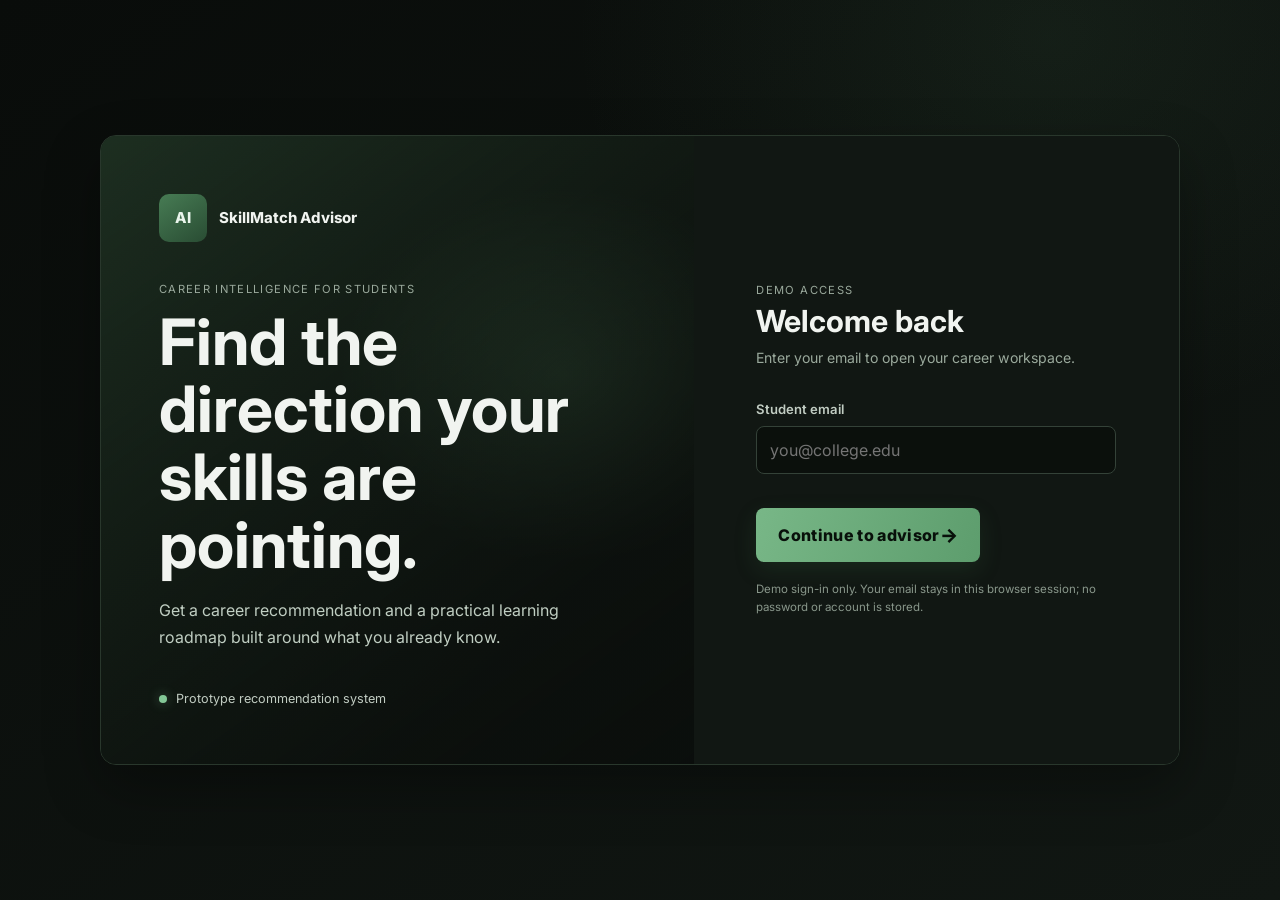
<file: frontend/index.html>
<!DOCTYPE html>
<html lang="en">
  <head>
    <meta charset="UTF-8" />
    <meta name="viewport" content="width=device-width, initial-scale=1.0" />
    <title>AI Career Assistant</title>
    <script>
      if (!sessionStorage.getItem('skillmatch-demo-email')) {
        window.location.replace('login.html');
      }
    </script>
    <link rel="preconnect" href="https://fonts.googleapis.com" />
    <link rel="preconnect" href="https://fonts.gstatic.com" crossorigin />
    <link href="https://fonts.googleapis.com/css2?family=Inter:wght@400;500;600;700;800&display=swap" rel="stylesheet" />
    <link rel="stylesheet" href="style.css" />
  </head>
  <body>
    <div class="page-shell">
      <header class="topbar">
        <div class="brand-block">
          <div class="brand-mark">AI</div>
          <div>
            <p class="eyebrow">Career Intelligence</p>
            <h1>SkillMatch Advisor</h1>
          </div>
        </div>
        <div class="header-actions">
          <div class="status-pill">Prototype Recommendation System</div>
          <div class="session-controls">
            <span id="session-email" class="session-email"></span>
            <button id="logout-btn" class="logout-btn" type="button">Sign out</button>
          </div>
        </div>
      </header>

      <main class="content-grid">
        <section class="panel form-panel">
          <div class="panel-heading">
            <p class="eyebrow">Student profile</p>
            <h2>Build your career snapshot</h2>
          </div>

          <form id="career-form" class="career-form">
            <div class="field-grid">
              <div class="field">
                <label for="interested_field">Interested field</label>
                <select id="interested_field" name="interested_field">
                  <option value="AI/ML">AI/ML</option>
                  <option value="Data Science">Data Science</option>
                  <option value="Software Development">Software Development</option>
                  <option value="Cybersecurity">Cybersecurity</option>
                  <option value="Web Development">Web Development</option>
                  <option value="General">General</option>
                </select>
              </div>

              <div class="field">
                <label for="python_skill">Python skill</label>
                <input id="python_skill" name="python_skill" type="range" min="1" max="10" value="7" />
                <div class="slider-value"><span>7</span></div>
              </div>

              <div class="field">
                <label for="ml_skill">Machine Learning skill</label>
                <input id="ml_skill" name="ml_skill" type="range" min="1" max="10" value="5" />
                <div class="slider-value"><span>5</span></div>
              </div>

              <div class="field">
                <label for="sql_skill">SQL skill</label>
                <input id="sql_skill" name="sql_skill" type="range" min="1" max="10" value="6" />
                <div class="slider-value"><span>6</span></div>
              </div>

              <div class="field">
                <label for="deep_learning_skill">Deep Learning skill</label>
                <input id="deep_learning_skill" name="deep_learning_skill" type="range" min="1" max="10" value="4" />
                <div class="slider-value"><span>4</span></div>
              </div>

              <div class="field">
                <label for="web_dev_skill">Web Development skill</label>
                <input id="web_dev_skill" name="web_dev_skill" type="range" min="1" max="10" value="5" />
                <div class="slider-value"><span>5</span></div>
              </div>

              <div class="field">
                <label for="cybersecurity_skill">Cybersecurity skill</label>
                <input id="cybersecurity_skill" name="cybersecurity_skill" type="range" min="1" max="10" value="3" />
                <div class="slider-value"><span>3</span></div>
              </div>

              <div class="field">
                <label for="statistics_skill">Statistics skill</label>
                <input id="statistics_skill" name="statistics_skill" type="range" min="1" max="10" value="6" />
                <div class="slider-value"><span>6</span></div>
              </div>

              <div class="field">
                <label for="communication_skill">Communication skill</label>
                <input id="communication_skill" name="communication_skill" type="range" min="1" max="10" value="7" />
                <div class="slider-value"><span>7</span></div>
              </div>

              <div class="field">
                <label for="problem_solving_skill">Problem-solving skill</label>
                <input id="problem_solving_skill" name="problem_solving_skill" type="range" min="1" max="10" value="8" />
                <div class="slider-value"><span>8</span></div>
              </div>

              <div class="field compact-field">
                <label for="cgpa">CGPA</label>
                <input id="cgpa" name="cgpa" type="number" min="0" max="10" step="0.1" value="8.4" />
              </div>

              <div class="field compact-field">
                <label for="ai_interest">AI interest</label>
                <input id="ai_interest" name="ai_interest" type="number" min="1" max="10" step="1" value="8" />
              </div>

              <div class="field compact-field">
                <label for="data_interest">Data interest</label>
                <input id="data_interest" name="data_interest" type="number" min="1" max="10" step="1" value="7" />
              </div>
            </div>

            <div class="action-row">
              <button id="submit-btn" type="submit" class="primary-btn">
                Analyze My Career
              </button>
            </div>
          </form>

          <div id="form-message" class="form-message" aria-live="polite"></div>
        </section>

        <section class="panel result-panel" id="result-panel">
          <div class="result-header">
            <p class="eyebrow">Career outcome</p>
            <h2>Recommendation dashboard</h2>
          </div>

          <div id="result-content" class="result-content empty-state">
            <div class="empty-card">
              <div class="empty-icon">◎</div>
              <h3>Ready for analysis</h3>
              <p>Enter your profile on the left and run the recommendation engine.</p>
            </div>
          </div>
        </section>
      </main>
    </div>

    <script src="script.js"></script>
  </body>
</html>
</file>
<file: frontend/style.css>
:root {
  --bg-1: #090c0a;
  --bg-2: #111713;
  --panel: rgba(18, 25, 20, 0.94);
  --panel-strong: #171f19;
  --panel-soft: #1d2820;
  --line: #29372c;
  --text: #f1f4f0;
  --muted: #9aa99c;
  --primary: #83c796;
  --primary-strong: #62a876;
  --secondary: #355c3e;
  --success: #83c796;
  --warning: #d4b56b;
  --danger: #d77e76;
  --shadow: 0 22px 56px rgba(0, 0, 0, 0.32);
}

* {
  box-sizing: border-box;
}

html {
  scroll-behavior: smooth;
}

body {
  margin: 0;
  min-height: 100vh;
  font-family: "Inter", sans-serif;
  background:
    radial-gradient(ellipse at 82% 4%, rgba(80, 130, 91, 0.12), transparent 32%),
    linear-gradient(145deg, var(--bg-1), var(--bg-2));
  color: var(--text);
}

button,
input,
select {
  font: inherit;
}

.page-shell {
  max-width: 1380px;
  margin: 0 auto;
  padding: 32px 24px 48px;
}

.topbar {
  display: flex;
  align-items: center;
  justify-content: space-between;
  gap: 16px;
  margin-bottom: 28px;
  padding: 16px 18px;
  border: 1px solid var(--line);
  border-radius: 12px;
  background: rgba(17, 23, 19, 0.9);
  box-shadow: var(--shadow);
}

.header-actions,
.session-controls {
  display: flex;
  align-items: center;
  gap: 12px;
}

.session-email {
  max-width: 220px;
  overflow: hidden;
  color: #c1ccc2;
  font-size: 0.78rem;
  text-overflow: ellipsis;
  white-space: nowrap;
}

.logout-btn {
  padding: 8px 11px;
  border: 1px solid #344238;
  border-radius: 7px;
  color: #c1ccc2;
  background: #0e140f;
  font-size: 0.77rem;
  font-weight: 650;
  cursor: pointer;
}

.logout-btn:hover {
  border-color: var(--primary-strong);
  color: var(--primary);
}

.brand-block {
  display: flex;
  align-items: center;
  gap: 16px;
}

.brand-mark {
  display: grid;
  place-items: center;
  width: 48px;
  height: 48px;
  border-radius: 10px;
  font-weight: 800;
  color: #eaf5ec;
  background: linear-gradient(145deg, #477c54, #294c33);
}

.eyebrow {
  margin: 0 0 6px;
  text-transform: uppercase;
  letter-spacing: 0.12em;
  font-size: 0.7rem;
  color: var(--muted);
}

h1,
h2,
h3,
h4,
p {
  margin-top: 0;
}

h1 {
  margin-bottom: 0;
  font-size: clamp(1.5rem, 2vw, 2rem);
  font-weight: 700;
}

.status-pill {
  padding: 10px 14px;
  border-radius: 999px;
  border: 1px solid #35523b;
  background: #18231a;
  color: #bdd8c2;
  font-size: 0.82rem;
  font-weight: 600;
}

.content-grid {
  display: grid;
  grid-template-columns: minmax(320px, 0.88fr) minmax(420px, 1.32fr);
  gap: 22px;
}

.panel {
  position: relative;
  border: 1px solid var(--line);
  border-radius: 14px;
  background: linear-gradient(160deg, rgba(20, 28, 22, 0.98), rgba(15, 20, 17, 0.98));
  box-shadow: var(--shadow);
  overflow: hidden;
}

.panel::before {
  content: "";
  position: absolute;
  inset: 0;
  background: linear-gradient(135deg, rgba(98, 168, 118, 0.06), transparent 38%);
  pointer-events: none;
}

.form-panel,
.result-panel {
  padding: 26px;
}

.panel-heading,
.result-header {
  position: relative;
  z-index: 1;
  margin-bottom: 24px;
}

.panel-heading h2,
.result-header h2 {
  margin-bottom: 0;
  font-size: clamp(1.6rem, 2vw, 2.2rem);
}

.career-form {
  position: relative;
  z-index: 1;
}

.field-grid {
  display: grid;
  grid-template-columns: repeat(2, minmax(0, 1fr));
  gap: 18px 20px;
}

.field {
  display: flex;
  flex-direction: column;
  gap: 8px;
}

.compact-field {
  min-width: 0;
}

label {
  font-size: 0.82rem;
  font-weight: 600;
  color: #c1ccc2;
}

select,
input[type="number"] {
  height: 48px;
  border: 1px solid #344238;
  background: #0e140f;
  color: var(--text);
  border-radius: 8px;
  padding: 0 14px;
  transition: border-color 0.2s ease, transform 0.2s ease;
}

select:focus,
input:focus {
  outline: none;
  border-color: var(--primary-strong);
  background: #121a14;
  box-shadow: 0 0 0 3px rgba(98, 168, 118, 0.15);
}

input[type="range"] {
  width: 100%;
  accent-color: var(--primary);
}

.slider-value {
  font-size: 0.82rem;
  color: var(--primary);
  font-weight: 700;
}

.action-row {
  margin-top: 28px;
  display: flex;
  justify-content: flex-start;
}

.primary-btn {
  border: none;
  border-radius: 8px;
  padding: 15px 22px;
  background: linear-gradient(110deg, #78b787, #5d9d6d);
  color: #08100a;
  font-weight: 800;
  letter-spacing: 0.02em;
  cursor: pointer;
  transition: transform 0.2s ease, box-shadow 0.2s ease, opacity 0.2s ease;
  box-shadow: 0 8px 22px rgba(61, 115, 73, 0.18);
}

.primary-btn:hover {
  transform: translateY(-1px);
}

.primary-btn:disabled {
  cursor: not-allowed;
  opacity: 0.72;
}

.form-message {
  position: relative;
  z-index: 1;
  min-height: 22px;
  margin-top: 18px;
  color: var(--muted);
  font-weight: 600;
}

.form-message.error {
  color: var(--danger);
}

.form-message.success {
  color: var(--success);
}

.result-content {
  position: relative;
  z-index: 1;
}

.empty-state {
  min-height: 440px;
  display: flex;
  align-items: center;
  justify-content: center;
}

.empty-card {
  text-align: center;
  padding: 30px 18px;
  color: var(--muted);
}

.empty-icon {
  width: 64px;
  height: 64px;
  margin: 0 auto 18px;
  border-radius: 50%;
  display: grid;
  place-items: center;
  font-size: 2rem;
  border: 1px solid #35523b;
  background: #172219;
  color: var(--primary);
}

.result-card {
  display: flex;
  flex-direction: column;
  gap: 14px;
}

.career-header {
  display: flex;
  align-items: end;
  justify-content: space-between;
  gap: 16px;
  padding: 22px;
  border: 1px solid #34513a;
  border-radius: 10px;
  background: linear-gradient(115deg, #1b2a1e, #141c16 72%);
}

.career-badge {
  display: inline-flex;
  align-items: center;
  padding: 8px 12px;
  border-radius: 5px;
  font-size: 0.74rem;
  font-weight: 700;
  text-transform: uppercase;
  letter-spacing: 0.08em;
  color: #b9d8bf;
  background: #1a2a1e;
  border: 1px solid #41674a;
}

.career-name {
  margin: 10px 0 0;
  font-size: clamp(1.5rem, 2vw, 2.2rem);
  font-weight: 800;
}

.match-pill {
  min-width: 120px;
  padding: 10px 14px;
  border-radius: 14px;
  text-align: center;
  background: #1a2b1e;
  border: 1px solid #426d4c;
  color: #a8d6b2;
  font-weight: 800;
}

.dashboard-grid {
  display: grid;
  grid-template-columns: repeat(2, minmax(0, 1fr));
  gap: 12px;
}

.metric-card,
.info-card,
.roadmap-card,
.list-card {
  border: 1px solid #2a382d;
  border-radius: 9px;
  background: #121914;
  padding: 16px;
}

.info-card h4,
.list-card h4,
.roadmap-card h4,
.metric-card h4 {
  margin: 0 0 12px;
  font-size: 0.94rem;
  text-transform: uppercase;
  letter-spacing: 0.07em;
  color: #aebcaf;
}

.skill-list,
.list-card ul,
.roadmap-card ol {
  margin: 0;
  padding-left: 18px;
  display: flex;
  flex-direction: column;
  gap: 10px;
  line-height: 1.6;
}

.skill-badges {
  display: flex;
  flex-wrap: wrap;
  gap: 8px;
}

.badge {
  display: inline-flex;
  align-items: center;
  padding: 7px 10px;
  border-radius: 999px;
  font-size: 0.78rem;
  font-weight: 700;
  border: 1px solid #354038;
  background: #1a211b;
}

.badge.strong {
  color: var(--success);
  background: #1b2a1e;
  border-color: #3f6648;
}

.badge.developing {
  color: var(--warning);
  background: #282419;
  border-color: #5f5436;
}

.badge.missing {
  color: var(--danger);
  background: #281c1a;
  border-color: #62403c;
}

.roadmap-card ol {
  padding-left: 20px;
  list-style: decimal;
}

.list-card ul {
  list-style: disc;
  padding-left: 20px;
}

.login-page {
  display: grid;
  min-height: 100vh;
  place-items: center;
  padding: 32px;
}

.login-layout {
  display: grid;
  width: min(1080px, 100%);
  min-height: 610px;
  grid-template-columns: 1.1fr 0.9fr;
  overflow: hidden;
  border: 1px solid var(--line);
  border-radius: 16px;
  background: #101611;
  box-shadow: var(--shadow);
  animation: login-arrive 420ms ease both;
}

.login-intro {
  display: flex;
  min-width: 0;
  flex-direction: column;
  justify-content: space-between;
  padding: clamp(28px, 5vw, 58px);
  background:
    linear-gradient(145deg, rgba(12, 17, 13, 0.3), rgba(9, 12, 10, 0.82)),
    radial-gradient(ellipse at 78% 38%, rgba(91, 147, 102, 0.34), transparent 34%),
    linear-gradient(135deg, #243b29, #111813 76%);
}

.login-brand {
  display: inline-flex;
  width: fit-content;
  align-items: center;
  gap: 12px;
  color: var(--text);
  font-size: 0.94rem;
  font-weight: 750;
  text-decoration: none;
}

.intro-copy {
  max-width: 530px;
  padding: 40px 0;
}

.intro-copy h1 {
  max-width: 540px;
  margin: 12px 0 18px;
  font-size: clamp(2.2rem, 5vw, 4rem);
  line-height: 1.06;
  letter-spacing: 0;
}

.intro-description {
  max-width: 440px;
  margin: 0;
  color: #c0cec2;
  font-size: 1rem;
  line-height: 1.7;
}

.login-proof {
  display: flex;
  align-items: center;
  gap: 9px;
  color: #c1ccc2;
  font-size: 0.79rem;
}

.proof-dot {
  width: 8px;
  height: 8px;
  border-radius: 50%;
  background: var(--primary);
  box-shadow: 0 0 12px rgba(131, 199, 150, 0.45);
}

.login-side {
  display: grid;
  place-items: center;
  padding: 36px;
  background: #111713;
}

.login-card {
  width: min(360px, 100%);
}

.login-card h2 {
  margin: 0 0 8px;
  font-size: 1.9rem;
}

.login-description {
  margin: 0 0 28px;
  color: var(--muted);
  font-size: 0.88rem;
  line-height: 1.6;
}

.login-card input[type="email"] {
  width: 100%;
  height: 48px;
  margin: 8px 0 0;
  padding: 0 13px;
  border: 1px solid #344238;
  border-radius: 8px;
  color: var(--text);
  background: #0b100c;
}

.login-card input[type="email"]:focus {
  outline: none;
  border-color: var(--primary-strong);
  box-shadow: 0 0 0 3px rgba(98, 168, 118, 0.15);
}

.login-submit {
  display: flex;
  align-items: center;
  justify-content: space-between;
  margin-top: 8px;
}

.login-submit span {
  font-size: 1.2rem;
}

.demo-note {
  margin: 18px 0 0;
  color: #89978b;
  font-size: 0.72rem;
  line-height: 1.6;
}

.login-error {
  min-height: 20px;
  margin: 6px 0 0;
  color: var(--danger);
  font-size: 0.78rem;
}

@keyframes login-arrive {
  from {
    opacity: 0;
    transform: translateY(8px);
  }
  to {
    opacity: 1;
    transform: translateY(0);
  }
}

@media (max-width: 980px) {
  .content-grid,
  .dashboard-grid,
  .field-grid {
    grid-template-columns: 1fr;
  }

  .career-header {
    flex-direction: column;
    align-items: flex-start;
  }
}

@media (max-width: 640px) {
  .page-shell {
    padding: 20px 14px 40px;
  }

  .topbar {
    flex-direction: column;
    align-items: flex-start;
  }

  .header-actions {
    width: 100%;
    flex-wrap: wrap;
    justify-content: space-between;
  }

  .form-panel,
  .result-panel {
    padding: 18px;
  }

  .login-page {
    padding: 12px;
  }

  .login-layout {
    min-height: calc(100vh - 24px);
    grid-template-columns: 1fr;
  }

  .login-intro {
    min-height: 330px;
    padding: 25px;
  }

  .intro-copy {
    padding: 32px 0;
  }

  .intro-copy h1 {
    font-size: 2.35rem;
  }

  .login-side {
    padding: 28px 22px 34px;
  }
}
</file>
